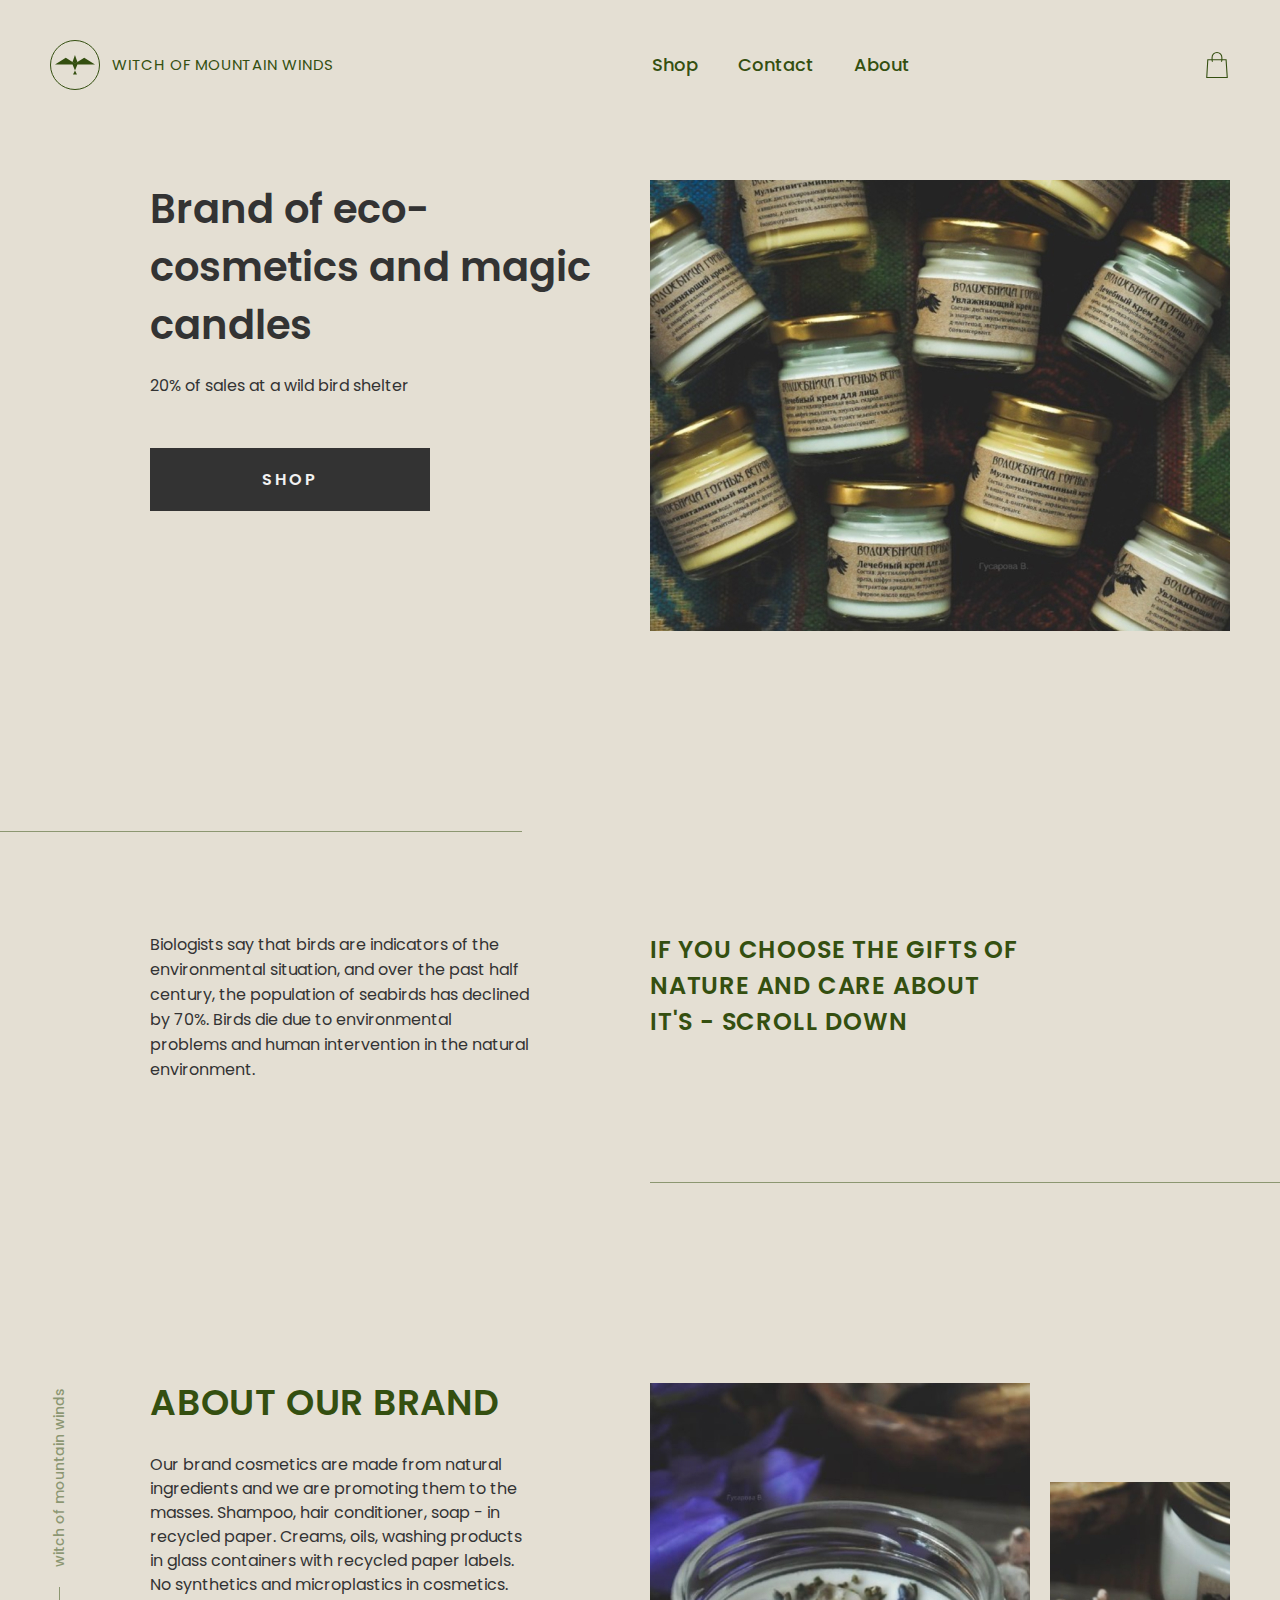
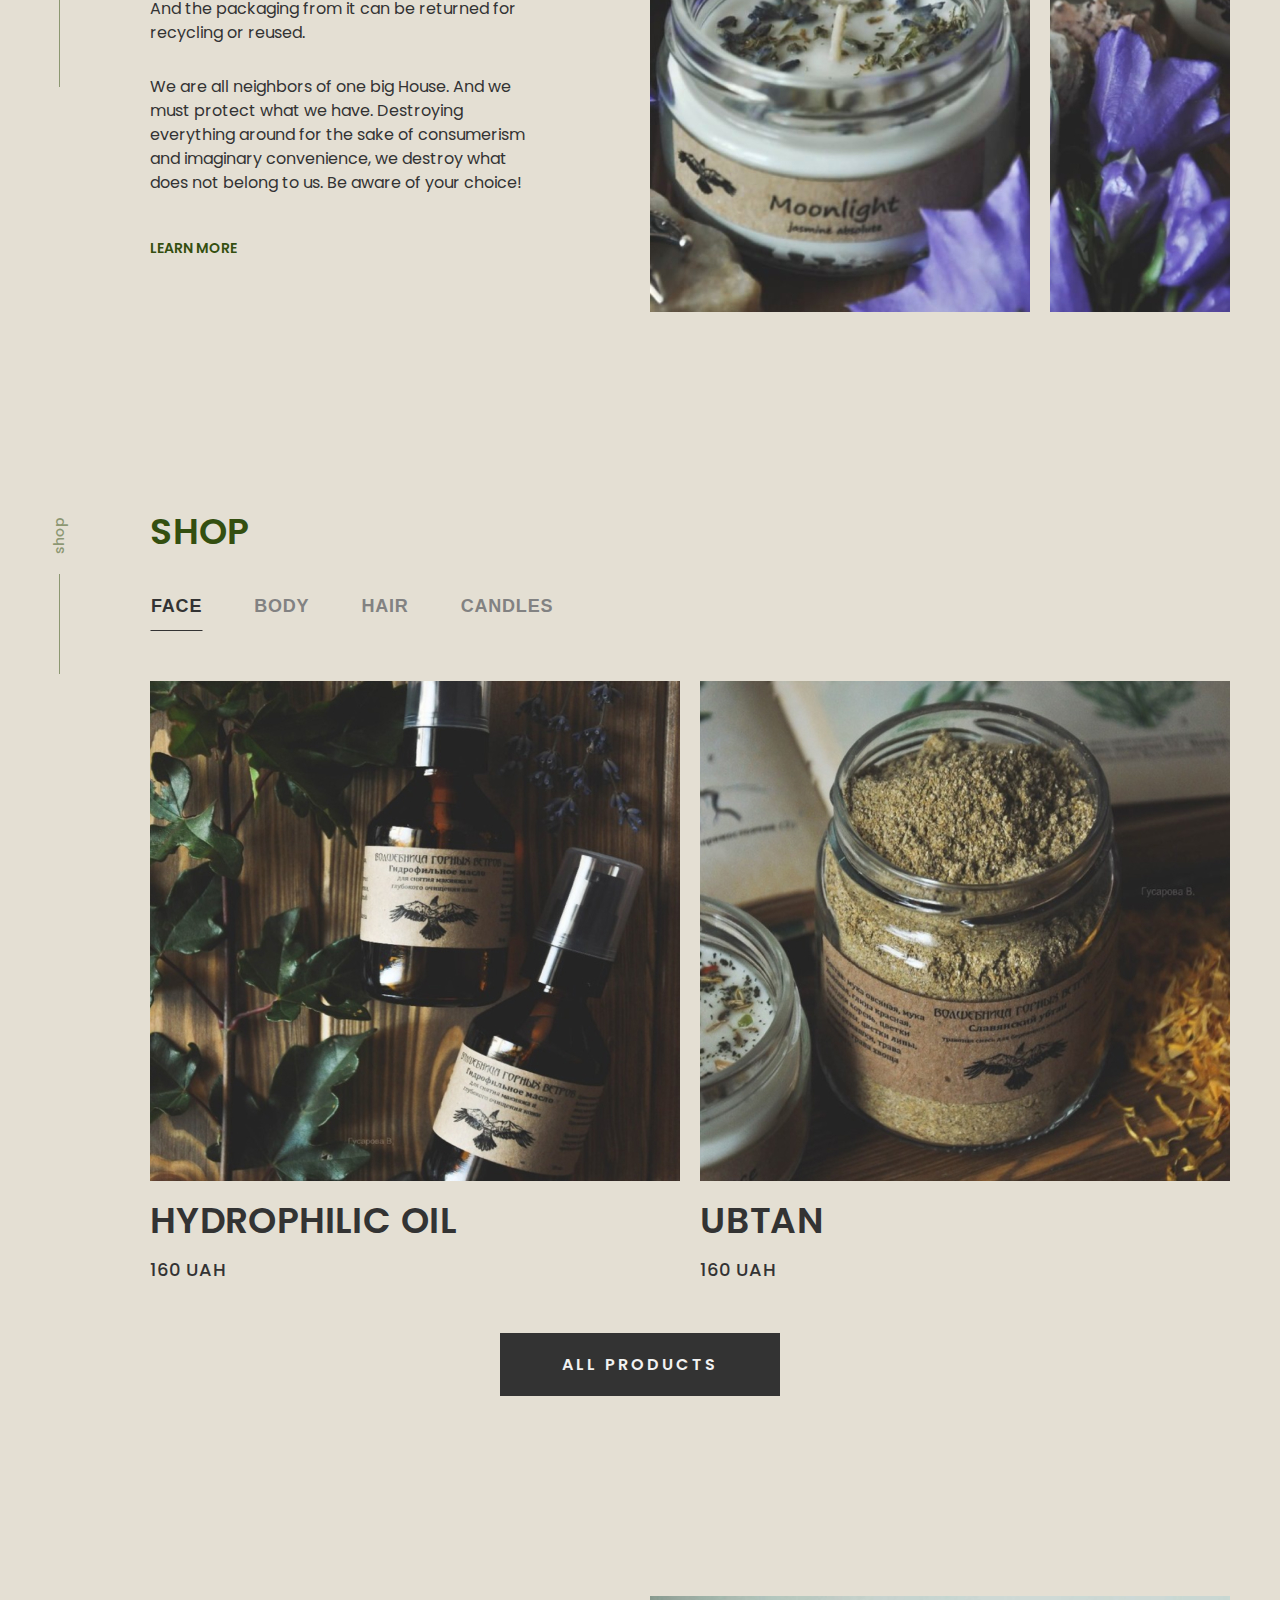
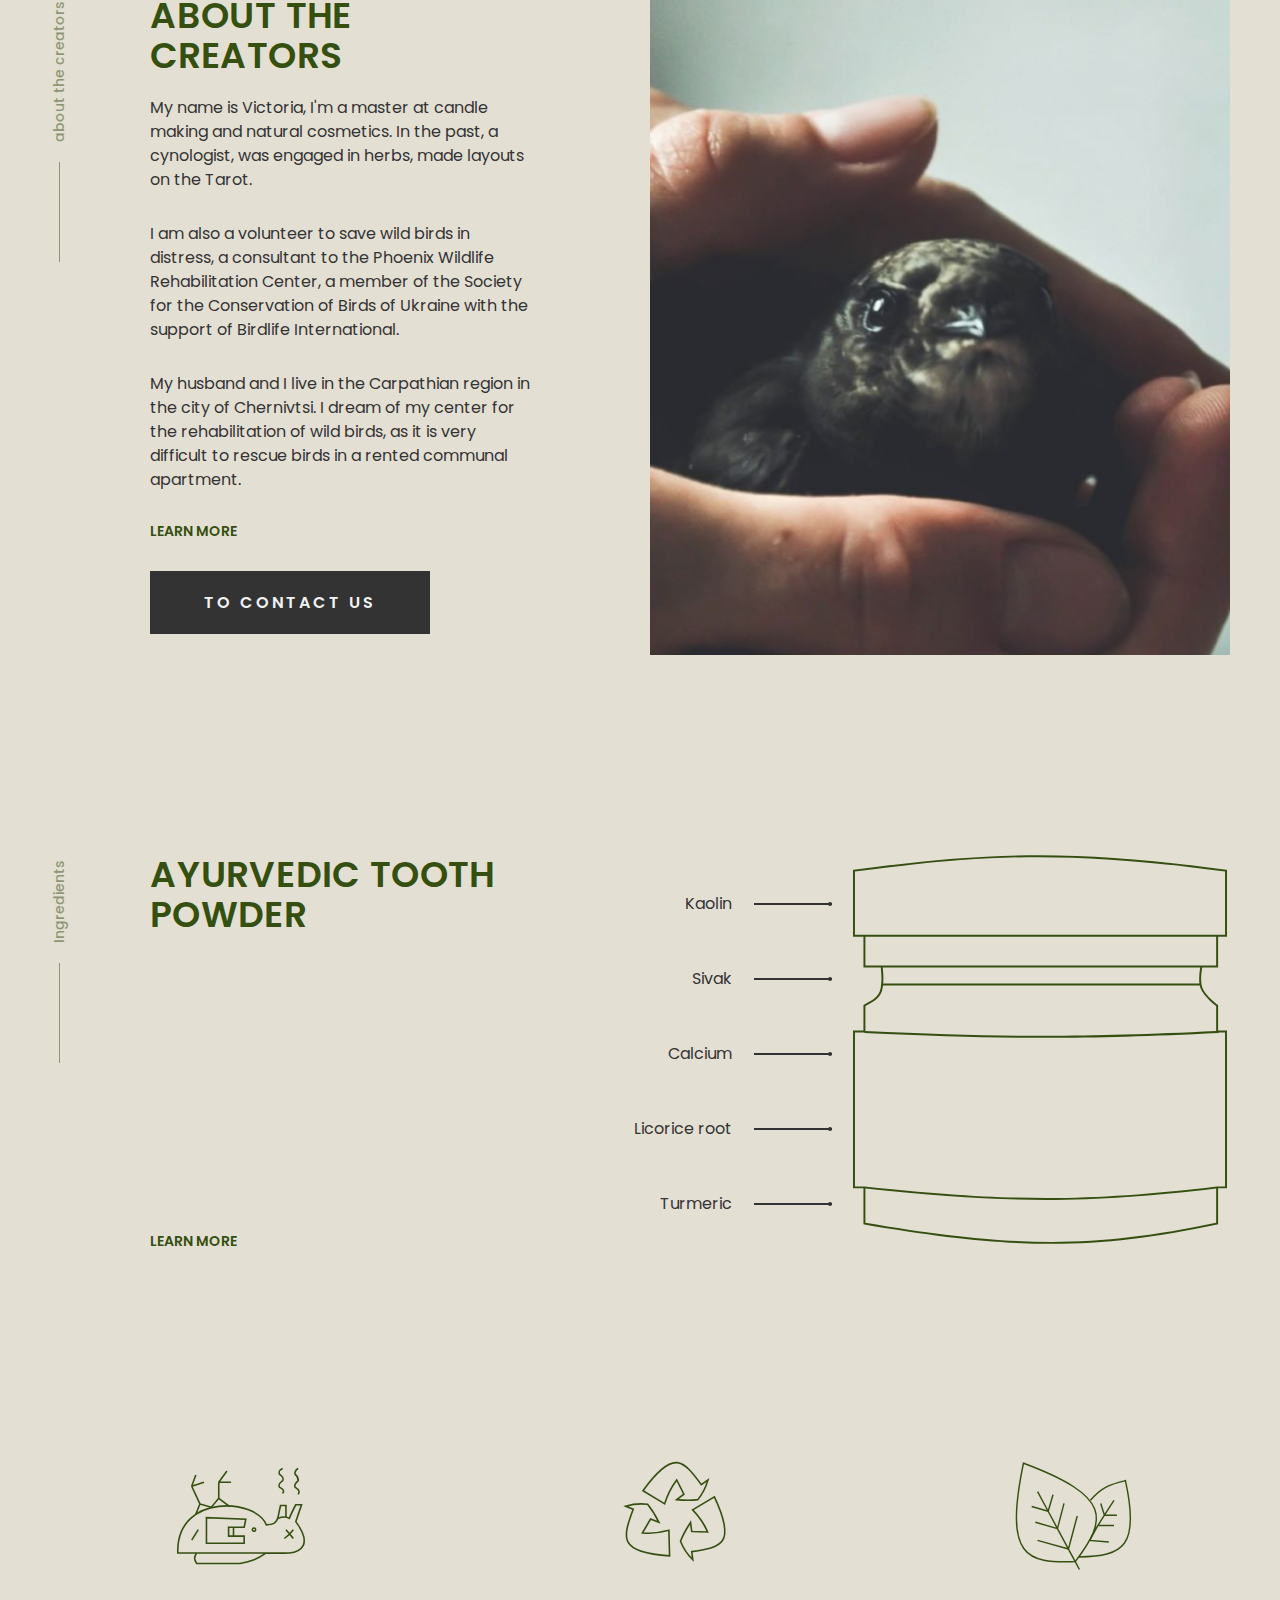
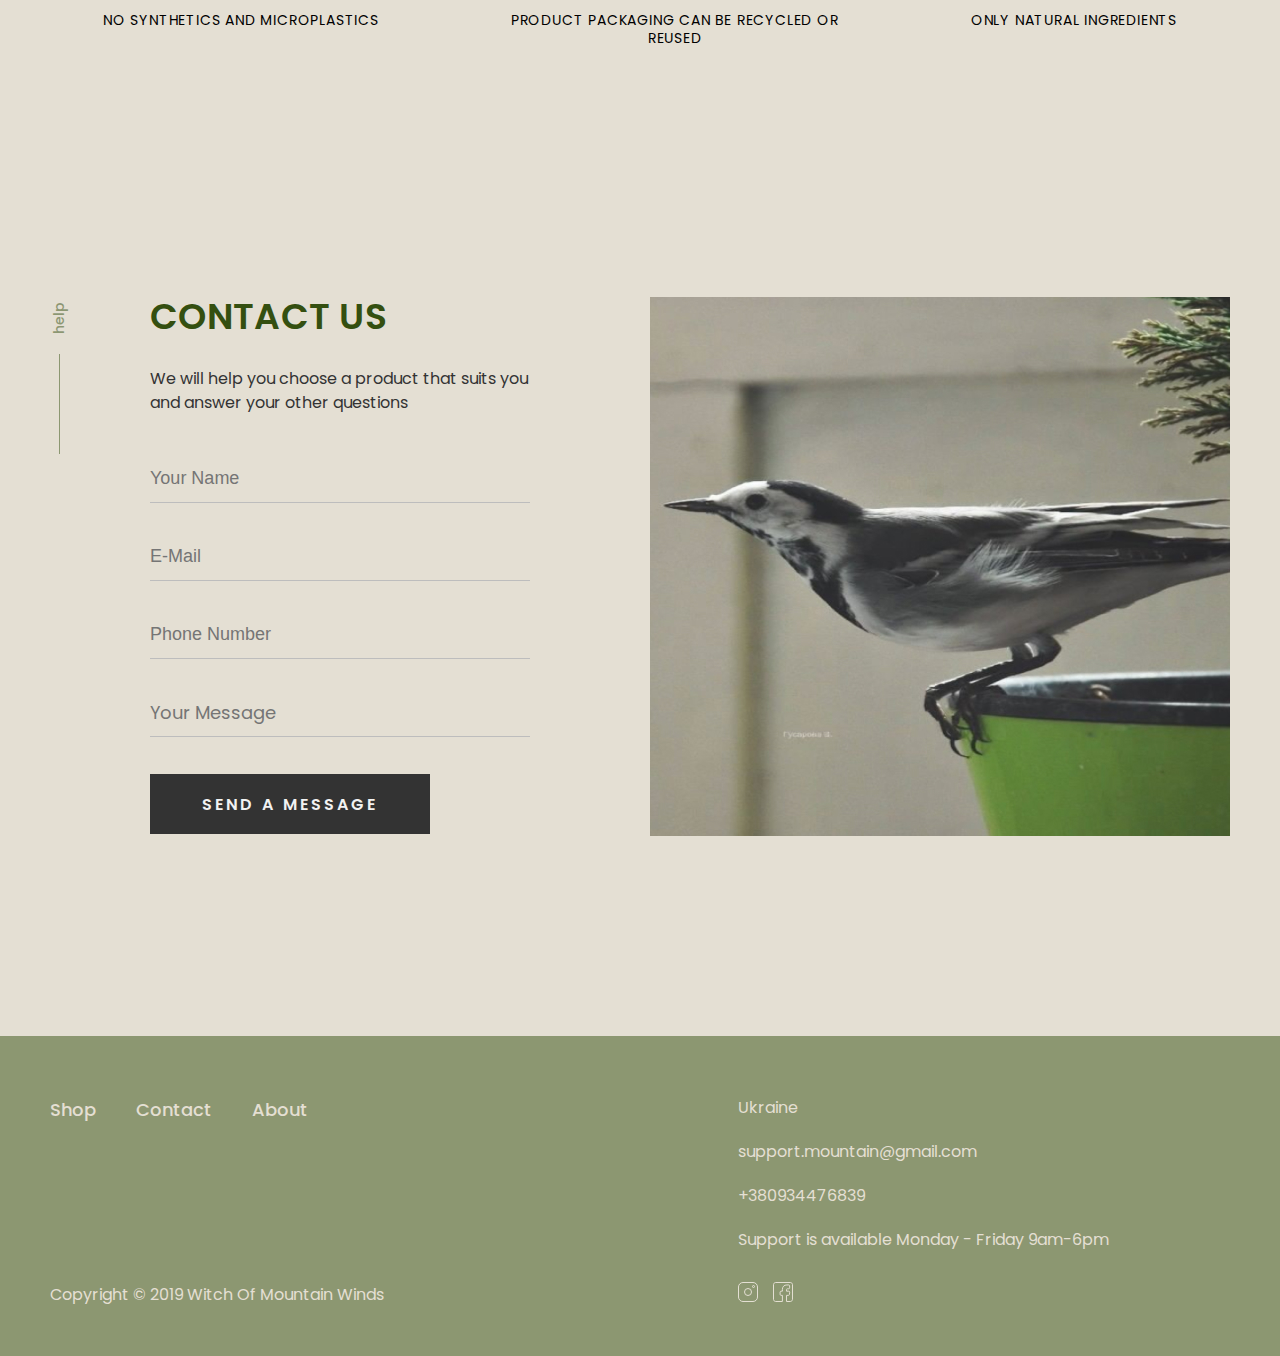
<file: index.html>
<!DOCTYPE html><html lang="en" class="page"><head><meta charset="UTF-8"><meta name="viewport" content="width=device-width, initial-scale=1.0"><link rel="preconnect" href="https://fonts.googleapis.com"><link rel="preconnect" href="https://fonts.gstatic.com" crossorigin="anonymous"><link href="https://fonts.googleapis.com/css2?family=Poppins:wght@400;500;600&display=swap" rel="stylesheet"><link rel="shortcut icon" href="favicon.6074436a.svg" type="image/x-icon"><title>Witch of mountain winds</title><link rel="stylesheet" href="main.3908fb53.css"></head><body class="page__body"> <header class="header"> <div class="container"> <nav class="nav page__nav-section"> <div class="nav__grid-top"> <a href="#menu" class="icon icon--menu"></a> <a href="#home" class="icon icon--logo"></a> <a href="#home" class="nav__logo-text"> witch of mountain winds </a> <div class="nav__container"> <a href="#shop" class="nav__link page__link">Shop</a> <a href="#contact-us" class="nav__link page__link">Contact</a> <a href="#about-us" class="nav__link page__link">About</a> </div> <a href="#home" class="icon icon--shop"></a> </div> </nav> </div> <div class="container page__outside-section"> <div class="grid"> <div class="grid__item grid__item--mobile-1-2 grid__item--tablet-1-6 grid__item--desktop-7-12 header__image-order-1"> <div class="header__image--container"> <div class="header__image"></div> </div> </div> <div class="grid__item grid__item--mobile-1-2 grid__item--tablet-2-5 grid__item--desktop-2-6"> <h1 class="header__title"> Brand of eco-cosmetics and magic candles </h1> <p class="header__description page__simple-text"> 20% of sales at a wild bird shelter </p> <div class="button"> <a href="#shop" class="button__link"> shop </a> </div> </div> </div> </div> <div class="menu page__menu" id="menu"> <div class="container"> <a href="#" class="icon icon--cross"></a> <div class="menu__container"> <a href="#shop" class="menu__link page__link">Shop</a> <a href="#contact-us" class="menu__link page__link">Contact</a> <a href="#about-us" class="menu__link page__link">About</a> </div> </div> </div> </header> <main class="main"> <div class="grid"> <div class="page__aboveline grid__item--desktop-1-5"></div> </div> <section class="slogan page__outside-section"> <div class="container"> <div class="grid"> <article class="grid__item grid__item--desktop-2-5 grid__item--tablet-1-6 grid__item--mobile-1-2"> <p class="slogan__paragraph page__simple-text"> Biologists say that birds are indicators of the environmental situation, and over the past half century, the population of seabirds has declined by 70%. Birds die due to environmental problems and human intervention in the natural environment. </p> </article> <div class="grid__item grid__item--desktop-7-10 grid__item--tablet-1-6 grid__item--mobile-1-2"> <h2 class="slogan__title-text page__title-text"> if you choose the gifts of <br> nature and care about <br> it's - scroll down </h2> </div> </div> </div> </section> <div class="grid"> <div class="page__underline grid__item--desktop-7-12"></div> </div> <section class="about-us page__outside-section"> <div class="container"> <div class="grid"> <div class="grid__item grid__item--desktop-1-2"> <a href="#about-us" class="aside-paragraph"> witch of mountain winds </a> </div> <article class="grid__item grid__item--desktop-2-5 grid__item--tablet-1-3 grid__item--mobile-1-2"> <h2 id="about-us" class="about-us__title-text page__title-text"> about our brand </h2> <p class="about-us__paragraph page__simple-text"> Our brand cosmetics are made from natural ingredients and we are promoting them to the masses. Shampoo, hair conditioner, soap - in recycled paper. Creams, oils, washing products in glass containers with recycled paper labels. No synthetics and microplastics in cosmetics. And the packaging from it can be returned for recycling or reused. </p> <p class="about-us__paragraph2 page__simple-text"> We are all neighbors of one big House. And we must protect what we have. Destroying everything around for the sake of consumerism and imaginary convenience, we destroy what does not belong to us. Be aware of your choice! </p> <a href="#about-us" class="about-us__link page__link"> LEARN MORE </a> </article> <div class="grid__item grid__item--tablet-4-6 grid__item--desktop-7-10"> <div class="about-us__image"></div> </div> <div class="grid__item grid__item--desktop-11-12"> <div class="about-us__image-thin"></div> </div> </div> </div> </section> <section class="shop page__outside-section"> <div class="container"> <div class="grid"> <div class="grid__item grid__item--desktop-1-2"> <a href="#" class="aside-paragraph"> shop </a> </div> <div class="grid__item grid__item--desktop-2-6 grid__item--tablet-1-3 grid__item--mobile-1-2"> <h2 class="shop__title-text page__title-text" id="shop"> shop </h2> <div class="shop__link-container"> <button class="shop__link shop__link--is-active page__link" onclick="openCard(event, 'Face')"> face </button> <button class="shop__link page__link" onclick="openCard(event, 'Body')"> body </button> <button class="shop__link page__link" onclick="openCard(event, 'Hair')"> hair </button> <button class="shop__link page__link" onclick="openCard(event, 'Candles')"> candles </button> </div> </div> <article class="grid__item grid__item--desktop-2-12 grid__item--tablet-1-6 grid__item--mobile-1-2"> <div class="shop__container" id="face"> <div class="card"> <div class="card__img--container"> <img src="two-bottles.460fcea2.jpg" sizes="(max-width: 320px) 320px,
                        (max-width: 767px) 767px,
                        1280px" srcset="two-bottles-mob.57cd641f.jpg 320w,two-bottles-tablet.865cf304.jpg 768w,two-bottles.460fcea2.jpg 1280w" alt="Hydrophilic oil" class="card__img"> </div> <a href="Hydrophilic-oil.html" class="card__title page__title-text"> Hydrophilic oil </a> <p class="card__price"> 160 UAH </p> </div> <div class="card"> <div class="card__img--container"> <img src="scrab-jar.a2cdf911.jpg" sizes="(max-width: 320px) 320px, 1280px" srcset="scrub-jar-tablet.e621e44e.jpg 320w,scrab-jar.a2cdf911.jpg 1280w" alt="Hydrophilic oil" class="card__img"> </div> <a href="#ubtan" class="card__title page__title-text"> ubtan </a> <p class="card__price"> 160 UAH </p> </div> </div> </article> </div> <div class="button button--shop-center"> <a href="#shop" class="button__link"> all products </a> </div> </div> </section> <div class="menu page__menu" id="card"> <div class="container"> <a href="#" class="icon icon--cross"></a> <div class="menu__container"> <a href="index.html" class="aside-paragraph aside-paragraph--oil"> go back </a> <section class="shop page__outside-section page__outside-section--oil"> <div class="container"> <article class="shop__container shop__container--oil"> <div class="card card--Hydrophilic-oil"> <img src="two-bottles.460fcea2.jpg" sizes="(max-width: 320px) 320px,
                      (max-width: 767px) 767px,
                      1280px" srcset="two-bottles-mob.57cd641f.jpg 320w,two-bottles-tablet.865cf304.jpg 768w,two-bottles.460fcea2.jpg 1280w" alt="Hydrophilic oil" class="card__img card__img--oil"> </div> <div class="card__description-container"> <a href="#" class="card__title page__title-text card__title--Hydrophilic-oil"> Hydrophilic oil </a> <p class="card__price--Hydrophilic-oil"> 160 UAH </p> <p class="card__price card__weight--Hydrophilic-oil"> 150 G </p> </div> <div class="button button--shop-center button--Hydrophilic-oil"> <a href="#shop" class="button__link"> add to bag </a> </div> <p> Ingredients: cocosulfate, aloe hydrolate, sweet almond oil, wheat proteins, chamomile grass, lavender essential oil. </p> <p> Application: foam the shampoo in your hands and apply foam on the hair or draw a block over wet hair, foam, massage, rinse, apply balm or conditioner. </p> </article> </div> </section> </div> </div> </div> <section class="creators page__outside-section"> <div class="container"> <div class="grid"> <div class="grid__item grid__item--desktop-1-2"> <a href="#about-creators" class="aside-paragraph"> about the creators </a> </div> <article class="grid__item grid__item--desktop-2-5 grid__item--tablet-1-3 grid__item--mobile-1-2"> <h2 id="about-creators" class="creators__title-text page__title-text"> about the creators </h2> <p class="creators__paragraph page__simple-text"> My name is Victoria, I'm a master at candle making and natural cosmetics. In the past, a cynologist, was engaged in herbs, made layouts on the Tarot. </p> <p class="creators__paragraph page__simple-text"> I am also a volunteer to save wild birds in distress, a consultant to the Phoenix Wildlife Rehabilitation Center, a member of the Society for the Conservation of Birds of Ukraine with the support of Birdlife International. </p> <p class="creators__paragraph2 page__simple-text"> My husband and I live in the Carpathian region in the city of Chernivtsi. I dream of my center for the rehabilitation of wild birds, as it is very difficult to rescue birds in a rented communal apartment. </p> <a href="#learn-more-creators" class="creators__link page__link"> LEARN MORE </a> <div class="button creators--button-left"> <a href="#contact-us" class="button__link"> to contact us </a> </div> </article> <div class="grid__item grid__item--tablet-4-6 grid__item--desktop-7-12"> <div class="creators__image"></div> </div> </div> </div> </section> <section class="tooth page__outside-section"> <div class="container"> <div class="grid"> <div class="grid__item grid__item--desktop-1-2"> <a href="#tooth-powder" class="aside-paragraph"> Ingredients </a> </div> <article class="grid__item grid__item--desktop-2-5 grid__item--tablet-1-3 grid__item--mobile-1-2"> <h2 id="tooth-powder" class="tooth__title-text page__title-text"> Ayurvedic Tooth Powder </h2> <a href="#learn-more-tooth" class="tooth__link page__link"> LEARN MORE </a> </article> <div class="grid__item grid__item--mobile-2-2 grid__item--tablet-4-6 grid__item--desktop-8-12"> <div class="tooth__image"> <ul class="tooth__ingredients-list"> <li class="tooth__item"> Kaolin </li> <li class="tooth__item"> Sivak </li> <li class="tooth__item"> Calcium </li> <li class="tooth__item"> Licorice root </li> <li class="tooth__item"> Turmeric </li> </ul> </div> </div> </div> </div> </section> <section class="about-product page__outside-section"> <div class="container"> <article class="about-product__container"> <div class="about-product__no-dangerous"> <div class="about-product__img about-product__img--duck"></div> <p class="about-product__description"> No synthetics and microplastics </p> </div> <div class="about-product__no-dangerous"> <div class="about-product__img about-product__img--recycle"></div> <p class="about-product__description"> product packaging can be recycled or reused </p> </div> <div class="about-product__no-dangerous"> <div class="about-product__img about-product__img--leaves"></div> <p class="about-product__description"> only natural ingredients </p> </div> </article> </div> </section> <section class="contact-us page__outside-section"> <div class="container"> <div class="grid"> <div class="grid__item grid__item--desktop-1-2"> <a href="#contact-us" class="aside-paragraph"> help </a> </div> <article class="grid__item grid__item--desktop-2-5 grid__item--tablet-1-3 grid__item--mobile-1-2"> <h2 class="contact-us__title-text page__title-text" id="contact-us"> contact us </h2> <p class="contact-us__paragraph page__simple-text"> We will help you choose a product that suits you and answer your other questions </p> <form action="#" method="post" name="contact-us" id="client-contact"> <label for="name"> <input type="text" id="name" name="fname" placeholder="your name" required class="contact-us__input"> </label> <label for="email"> <input type="email" id="email" name="email" placeholder="e-mail" required class="contact-us__input"> </label> <label for="tel"> <input type="tel" id="tel" name="tel" placeholder="phone number" pattern="[+]{1}[0-9]{12}" oninvalid="this.setCustomValidity('Please input the correct phone number with lenght of 11 digits, example: +12345678900')" class="contact-us__input contact-us__input--mrgn-mob" required> </label> <textarea name="message" placeholder="your message" class="contact-us__input contact-us__input--textarea" required></textarea> </form> <div class="button__container"> <button form="client-contact" type="submit" class="contact-us__button" id="submit-form"> send a message </button> </div> </article> <div class="grid__item grid__item--tablet-4-6 grid__item--desktop-7-12"> <div class="contact-us__image"></div> </div> </div> </div> </section> </main> <footer class="footer"> <div class="container"> <div class="grid"> <div class="grid__item grid__item--links"> <ul class="footer__list"> <li class="footer__list--item"> <a href="#shop" class="footer__link page__link footer__text"> Shop </a> </li> <li class="footer__list--item"> <a href="#contact-us" class="footer__link page__link footer__text"> Contact </a> </li> <li class="footer__list--item"> <a href="#about-us" class="footer__link page__link footer__text"> About </a> </li> </ul> </div> <div class="grid__item--copyright"> <div class="footer__copyright"> <p class="ooter__text--copyright"> <span class="footer__copyright--mob-none">Copyright</span> &copy; 2019 witch of mountain winds </p> </div> </div> <div class="grid__item--right-list"> <ul class="footer__list-right footer__text"> <li class="footer__link--mob"> Ukraine </li> <li class="footer__link--mob"> <a href="mailto:support.mountain@gmail.com" class="footer__contact-link"> support.mountain@gmail.com </a> </li> <li class="footer__link--mob"> <a href="tel:+380934476839" class="footer__contact-link"> +380934476839 </a> </li> <li> Support is available Monday - Friday 9am-6pm </li> </ul> </div> <div class="grid__item--social"> <div class="footer__img-container"> <a href="https://www.instagram.com/" target="_blank" class="footer__svg footer__svg--instagram footer__contact-link-social"></a> <a href="https://www.facebook.com/" target="_blank" class="footer__svg footer__svg--facebook footer__contact-link-social"></a> </div> </div> </div> </div> </footer> <script type="text/javascript" src="main.be2ee4da.js"></script> </body></html>
</file>
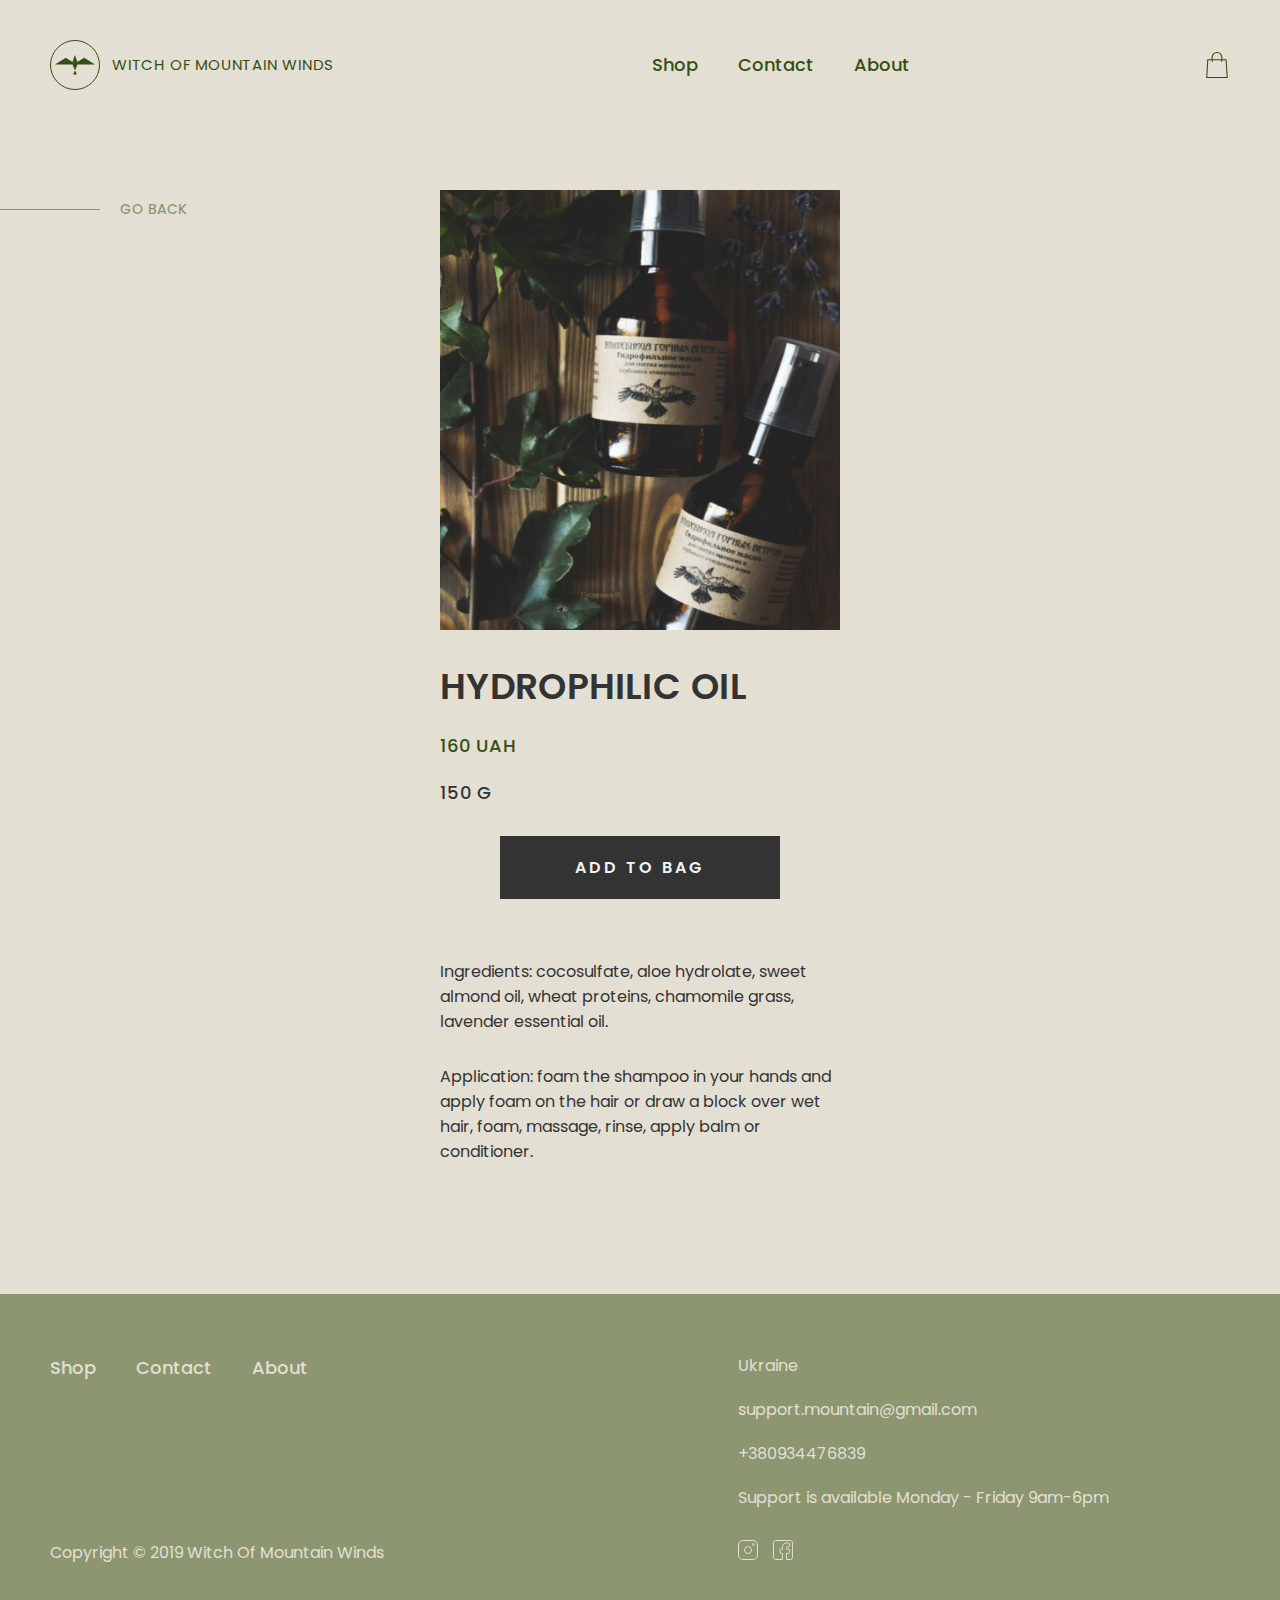
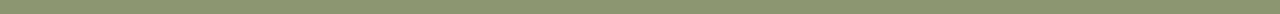
<file: Hydrophilic-oil.html>
<!DOCTYPE html><html lang="en" class="page"><head><meta charset="UTF-8"><meta name="viewport" content="width=device-width, initial-scale=1.0"><link rel="preconnect" href="https://fonts.googleapis.com"><link rel="preconnect" href="https://fonts.gstatic.com" crossorigin="anonymous"><link href="https://fonts.googleapis.com/css2?family=Poppins:wght@400;500;600&display=swap" rel="stylesheet"><link rel="shortcut icon" href="favicon.6074436a.svg" type="image/x-icon"><title>Witch of mountain winds</title><link rel="stylesheet" href="main.3908fb53.css"></head><body class="page__body"> <header class="header"> <div class="container"> <nav class="nav page__nav-section"> <div class="nav__grid-top"> <a href="#menu" class="icon icon--menu"></a> <a href="#home" class="icon icon--logo"></a> <a href="#home" class="nav__logo-text"> witch of mountain winds </a> <div class="nav__container"> <a href="#shop" class="nav__link page__link">Shop</a> <a href="#contact-us" class="nav__link page__link">Contact</a> <a href="#about-us" class="nav__link page__link">About</a> </div> <a href="#home" class="icon icon--shop"></a> </div> </nav> </div> <div class="menu page__menu" id="menu"> <div class="container"> <a href="#" class="icon icon--cross"></a> <div class="menu__container"> <a href="#shop" class="menu__link page__link">Shop</a> <a href="#contact-us" class="menu__link page__link">Contact</a> <a href="#about-us" class="menu__link page__link">About</a> </div> </div> </div> </header> <main class="main"> <a href="index.html" class="aside-paragraph aside-paragraph--oil"> go back </a> <section class="shop page__outside-section page__outside-section--oil"> <div class="container"> <article class="shop__container shop__container--oil"> <div class="card card--Hydrophilic-oil"> <img src="two-bottles.460fcea2.jpg" sizes="(max-width: 320px) 320px,
                  (max-width: 767px) 767px,
                  1280px" srcset="two-bottles-mob.57cd641f.jpg 320w,two-bottles-tablet.865cf304.jpg 768w,two-bottles.460fcea2.jpg 1280w" alt="Hydrophilic oil" class="card__img card__img--oil"> </div> <div class="card__description-container"> <a href="#" class="card__title page__title-text card__title--Hydrophilic-oil"> Hydrophilic oil </a> <p class="card__price--Hydrophilic-oil"> 160 UAH </p> <p class="card__price card__weight--Hydrophilic-oil"> 150 G </p> </div> <div class="button button--shop-center button--Hydrophilic-oil"> <a href="#shop" class="button__link"> add to bag </a> </div> <p> Ingredients: cocosulfate, aloe hydrolate, sweet almond oil, wheat proteins, chamomile grass, lavender essential oil. </p> <p> Application: foam the shampoo in your hands and apply foam on the hair or draw a block over wet hair, foam, massage, rinse, apply balm or conditioner. </p> </article> </div> </section> </main> <footer class="footer"> <div class="container"> <div class="grid"> <div class="grid__item grid__item--links"> <ul class="footer__list"> <li class="footer__list--item"> <a href="#shop" class="footer__link page__link footer__text"> Shop </a> </li> <li class="footer__list--item"> <a href="#contact-us" class="footer__link page__link footer__text"> Contact </a> </li> <li class="footer__list--item"> <a href="#about-us" class="footer__link page__link footer__text"> About </a> </li> </ul> </div> <div class="grid__item--copyright"> <div class="footer__copyright"> <p class="ooter__text--copyright"> <span class="footer__copyright--mob-none">Copyright</span> &copy; 2019 witch of mountain winds </p> </div> </div> <div class="grid__item--right-list"> <ul class="footer__list-right footer__text"> <li class="footer__link--mob"> Ukraine </li> <li class="footer__link--mob"> <a href="mailto:support.mountain@gmail.com" class="footer__contact-link"> support.mountain@gmail.com </a> </li> <li class="footer__link--mob"> <a href="tel:+380934476839" class="footer__contact-link"> +380934476839 </a> </li> <li> Support is available Monday - Friday 9am-6pm </li> </ul> </div> <div class="grid__item--social"> <div class="footer__img-container"> <a href="https://www.instagram.com/" target="_blank" class="footer__svg footer__svg--instagram footer__contact-link-social"></a> <a href="https://www.facebook.com/" target="_blank" class="footer__svg footer__svg--facebook footer__contact-link-social"></a> </div> </div> </div> </div> </footer> <script type="text/javascript" src="main.be2ee4da.js"></script> </body></html>
</file>
<file: main.3908fb53.css>
*{box-sizing:border-box}a,body,h1,h2,h3,li,p,ul{margin:0;padding:0;text-decoration:none;list-style:none}.page{font-family:Poppins,sans-serif;font-weight:400;scroll-behavior:smooth}.page__body{margin:0 auto;background-color:#e4dfd3;color:#333}.page__body--with-menu{overflow:hidden}@media (min-width:320px){.page__nav-section{margin-bottom:20px}}@media (min-width:768px){.page__nav-section{margin-bottom:30px}}@media (min-width:1024px){.page__nav-section{margin-bottom:90px}}@media (min-width:1024px){.page__inside-section{margin-bottom:100px 0}}@media (min-width:320px){.page__outside-section{margin-bottom:100px}}@media (min-width:768px){.page__outside-section{margin-bottom:130px}}@media (min-width:1024px){.page__outside-section{margin-bottom:200px}}@media (min-width:320px){.page__outside-section--oil{margin:100px 0}}@media (min-width:768px){.page__outside-section--oil{margin-bottom:130px}}@media (min-width:320px){.page__underline{display:none}}@media (min-width:1024px){.page__underline{display:block;margin-top:100px;margin-bottom:200px;height:1px;background-color:rgba(52,79,16,.5)}}@media (min-width:320px){.page__aboveline{display:none}}@media (min-width:1024px){.page__aboveline{display:block;margin-bottom:100px;height:1px;background-color:rgba(52,79,16,.5)}}.page__simple-text{margin-bottom:20px;font-size:14px;font-weight:400px;line-height:21px}@media (min-width:768px){.page__simple-text{font-size:16px;line-height:24px}}@media (min-width:1024px){.page__simple-text{margin-bottom:30px}}.page__title-text{margin-bottom:10px;font-size:24px;font-weight:600;line-height:36px;letter-spacing:.8px;color:#344f10;text-transform:uppercase;text-align:left}@media (min-width:1024px){.page__title-text{margin-bottom:30px;font-size:36px;line-height:40px}}.page__link{font-size:18px;font-weight:600;line-height:27px;color:#344f10;padding:10px 0;text-transform:uppercase;transition-duration:.35s;border-bottom:1px solid transparent}.page__link:hover{border-bottom:1px solid #344f10}.page__menu{position:fixed;z-index:2;height:100%;top:0;transform:translateX(-100%);transition:transform .35s}.page__menu:target{transform:translateX(0)}.container{width:100%;padding:0 20px}@media (min-width:768px){.container{padding:0 30px}}@media (min-width:1024px){.container{padding:0 50px}}@media (min-width:1440px){.container{padding:0 130px}}@media (min-width:320px){.grid{display:grid;grid-template-columns:repeat(2,1fr);column-gap:20px}.grid__item--mobile-1-1{grid-column:1/2}.grid__item--mobile-1-2{grid-column:1/3}.grid__item--mobile-2-2{grid-column:2/3}}@media (min-width:320px) and (min-width:320px){.grid__item--links{grid-column:1/2}}@media (min-width:320px) and (min-width:320px){.grid__item--social{grid-column:1/2;order:1}}@media (min-width:320px) and (min-width:320px){.grid__item--copyright{grid-column:1/4;order:3}}@media (min-width:320px) and (min-width:320px){.grid__item--right-list{grid-column:1/4;order:2}}@media (min-width:768px){.grid{display:grid;grid-template-columns:repeat(6,1fr);column-gap:30px}}@media (min-width:768px) and (min-width:768px){.grid__item--tablet-1-1{grid-column:1/2}}@media (min-width:768px) and (min-width:768px){.grid__item--tablet-1-2{grid-column:1/3}}@media (min-width:768px) and (min-width:768px){.grid__item--tablet-1-3{grid-column:1/4}}@media (min-width:768px) and (min-width:768px){.grid__item--tablet-1-4{grid-column:1/5}}@media (min-width:768px) and (min-width:768px){.grid__item--tablet-1-5{grid-column:1/6}}@media (min-width:768px) and (min-width:768px){.grid__item--tablet-1-6{grid-column:1/7}}@media (min-width:768px) and (min-width:768px){.grid__item--tablet-2-2{grid-column:2/3}}@media (min-width:768px) and (min-width:768px){.grid__item--tablet-2-3{grid-column:2/4}}@media (min-width:768px) and (min-width:768px){.grid__item--tablet-2-4{grid-column:2/5}}@media (min-width:768px) and (min-width:768px){.grid__item--tablet-2-5{grid-column:2/6}}@media (min-width:768px) and (min-width:768px){.grid__item--tablet-2-6{grid-column:2/7}}@media (min-width:768px) and (min-width:768px){.grid__item--tablet-3-3{grid-column:3/4}}@media (min-width:768px) and (min-width:768px){.grid__item--tablet-3-4{grid-column:3/5}}@media (min-width:768px) and (min-width:768px){.grid__item--tablet-3-5{grid-column:3/6}}@media (min-width:768px) and (min-width:768px){.grid__item--tablet-3-6{grid-column:3/7}}@media (min-width:768px) and (min-width:768px){.grid__item--tablet-4-4{grid-column:4/5}}@media (min-width:768px) and (min-width:768px){.grid__item--tablet-4-5{grid-column:4/6}}@media (min-width:768px) and (min-width:768px){.grid__item--tablet-4-6{grid-column:4/7}}@media (min-width:768px) and (min-width:768px){.grid__item--tablet-5-5{grid-column:5/6}}@media (min-width:768px) and (min-width:768px){.grid__item--tablet-5-6{grid-column:5/7}}@media (min-width:768px) and (min-width:768px){.grid__item--tablet-6-6{grid-column:6/7}}@media (min-width:768px) and (min-width:768px){.grid__item--links{grid-column:1/3}}@media (min-width:768px) and (min-width:768px){.grid__item--social{grid-column:1/3;order:1}}@media (min-width:768px) and (min-width:768px){.grid__item--copyright{grid-column:1/7;order:2}}@media (min-width:768px) and (min-width:768px){.grid__item--right-list{grid-column:8/13;order:1}}@media (min-width:1024px){.grid{position:relative;display:grid;grid-template-columns:repeat(12,1fr);column-gap:20px}}@media (min-width:1024px) and (min-width:1024px){.grid__item--desktop-1-1{grid-column:1/2}}@media (min-width:1024px) and (min-width:1024px){.grid__item--desktop-1-2{grid-column:1/3}}@media (min-width:1024px) and (min-width:1024px){.grid__item--desktop-1-3{grid-column:1/4}}@media (min-width:1024px) and (min-width:1024px){.grid__item--desktop-1-4{grid-column:1/5}}@media (min-width:1024px) and (min-width:1024px){.grid__item--desktop-1-5{grid-column:1/6}}@media (min-width:1024px) and (min-width:1024px){.grid__item--desktop-1-6{grid-column:1/7}}@media (min-width:1024px) and (min-width:1024px){.grid__item--desktop-1-7{grid-column:1/8}}@media (min-width:1024px) and (min-width:1024px){.grid__item--desktop-1-8{grid-column:1/9}}@media (min-width:1024px) and (min-width:1024px){.grid__item--desktop-1-9{grid-column:1/10}}@media (min-width:1024px) and (min-width:1024px){.grid__item--desktop-1-10{grid-column:1/11}}@media (min-width:1024px) and (min-width:1024px){.grid__item--desktop-1-11{grid-column:1/12}}@media (min-width:1024px) and (min-width:1024px){.grid__item--desktop-1-12{grid-column:1/13}}@media (min-width:1024px) and (min-width:1024px){.grid__item--desktop-2-2{grid-column:2/3}}@media (min-width:1024px) and (min-width:1024px){.grid__item--desktop-2-3{grid-column:2/4}}@media (min-width:1024px) and (min-width:1024px){.grid__item--desktop-2-4{grid-column:2/5}}@media (min-width:1024px) and (min-width:1024px){.grid__item--desktop-2-5{grid-column:2/6}}@media (min-width:1024px) and (min-width:1024px){.grid__item--desktop-2-6{grid-column:2/7}}@media (min-width:1024px) and (min-width:1024px){.grid__item--desktop-2-7{grid-column:2/8}}@media (min-width:1024px) and (min-width:1024px){.grid__item--desktop-2-8{grid-column:2/9}}@media (min-width:1024px) and (min-width:1024px){.grid__item--desktop-2-9{grid-column:2/10}}@media (min-width:1024px) and (min-width:1024px){.grid__item--desktop-2-10{grid-column:2/11}}@media (min-width:1024px) and (min-width:1024px){.grid__item--desktop-2-11{grid-column:2/12}}@media (min-width:1024px) and (min-width:1024px){.grid__item--desktop-2-12{grid-column:2/13}}@media (min-width:1024px) and (min-width:1024px){.grid__item--desktop-3-3{grid-column:3/4}}@media (min-width:1024px) and (min-width:1024px){.grid__item--desktop-3-4{grid-column:3/5}}@media (min-width:1024px) and (min-width:1024px){.grid__item--desktop-3-5{grid-column:3/6}}@media (min-width:1024px) and (min-width:1024px){.grid__item--desktop-3-6{grid-column:3/7}}@media (min-width:1024px) and (min-width:1024px){.grid__item--desktop-3-7{grid-column:3/8}}@media (min-width:1024px) and (min-width:1024px){.grid__item--desktop-3-8{grid-column:3/9}}@media (min-width:1024px) and (min-width:1024px){.grid__item--desktop-3-9{grid-column:3/10}}@media (min-width:1024px) and (min-width:1024px){.grid__item--desktop-3-10{grid-column:3/11}}@media (min-width:1024px) and (min-width:1024px){.grid__item--desktop-3-11{grid-column:3/12}}@media (min-width:1024px) and (min-width:1024px){.grid__item--desktop-3-12{grid-column:3/13}}@media (min-width:1024px) and (min-width:1024px){.grid__item--desktop-4-4{grid-column:4/5}}@media (min-width:1024px) and (min-width:1024px){.grid__item--desktop-4-5{grid-column:4/6}}@media (min-width:1024px) and (min-width:1024px){.grid__item--desktop-4-6{grid-column:4/7}}@media (min-width:1024px) and (min-width:1024px){.grid__item--desktop-4-7{grid-column:4/8}}@media (min-width:1024px) and (min-width:1024px){.grid__item--desktop-4-8{grid-column:4/9}}@media (min-width:1024px) and (min-width:1024px){.grid__item--desktop-4-9{grid-column:4/10}}@media (min-width:1024px) and (min-width:1024px){.grid__item--desktop-4-10{grid-column:4/11}}@media (min-width:1024px) and (min-width:1024px){.grid__item--desktop-4-11{grid-column:4/12}}@media (min-width:1024px) and (min-width:1024px){.grid__item--desktop-4-12{grid-column:4/13}}@media (min-width:1024px) and (min-width:1024px){.grid__item--desktop-5-5{grid-column:5/6}}@media (min-width:1024px) and (min-width:1024px){.grid__item--desktop-5-6{grid-column:5/7}}@media (min-width:1024px) and (min-width:1024px){.grid__item--desktop-5-7{grid-column:5/8}}@media (min-width:1024px) and (min-width:1024px){.grid__item--desktop-5-8{grid-column:5/9}}@media (min-width:1024px) and (min-width:1024px){.grid__item--desktop-5-9{grid-column:5/10}}@media (min-width:1024px) and (min-width:1024px){.grid__item--desktop-5-10{grid-column:5/11}}@media (min-width:1024px) and (min-width:1024px){.grid__item--desktop-5-11{grid-column:5/12}}@media (min-width:1024px) and (min-width:1024px){.grid__item--desktop-5-12{grid-column:5/13}}@media (min-width:1024px) and (min-width:1024px){.grid__item--desktop-6-6{grid-column:6/7}}@media (min-width:1024px) and (min-width:1024px){.grid__item--desktop-6-7{grid-column:6/8}}@media (min-width:1024px) and (min-width:1024px){.grid__item--desktop-6-8{grid-column:6/9}}@media (min-width:1024px) and (min-width:1024px){.grid__item--desktop-6-9{grid-column:6/10}}@media (min-width:1024px) and (min-width:1024px){.grid__item--desktop-6-10{grid-column:6/11}}@media (min-width:1024px) and (min-width:1024px){.grid__item--desktop-6-11{grid-column:6/12}}@media (min-width:1024px) and (min-width:1024px){.grid__item--desktop-6-12{grid-column:6/13}}@media (min-width:1024px) and (min-width:1024px){.grid__item--desktop-7-7{grid-column:7/8}}@media (min-width:1024px) and (min-width:1024px){.grid__item--desktop-7-8{grid-column:7/9}}@media (min-width:1024px) and (min-width:1024px){.grid__item--desktop-7-9{grid-column:7/10}}@media (min-width:1024px) and (min-width:1024px){.grid__item--desktop-7-10{grid-column:7/11}}@media (min-width:1024px) and (min-width:1024px){.grid__item--desktop-7-11{grid-column:7/12}}@media (min-width:1024px) and (min-width:1024px){.grid__item--desktop-7-12{grid-column:7/13}}@media (min-width:1024px) and (min-width:1024px){.grid__item--desktop-8-8{grid-column:8/9}}@media (min-width:1024px) and (min-width:1024px){.grid__item--desktop-8-9{grid-column:8/10}}@media (min-width:1024px) and (min-width:1024px){.grid__item--desktop-8-10{grid-column:8/11}}@media (min-width:1024px) and (min-width:1024px){.grid__item--desktop-8-11{grid-column:8/12}}@media (min-width:1024px) and (min-width:1024px){.grid__item--desktop-8-12{grid-column:8/13}}@media (min-width:1024px) and (min-width:1024px){.grid__item--desktop-9-9{grid-column:9/10}}@media (min-width:1024px) and (min-width:1024px){.grid__item--desktop-9-10{grid-column:9/11}}@media (min-width:1024px) and (min-width:1024px){.grid__item--desktop-9-11{grid-column:9/12}}@media (min-width:1024px) and (min-width:1024px){.grid__item--desktop-9-12{grid-column:9/13}}@media (min-width:1024px) and (min-width:1024px){.grid__item--desktop-10-10{grid-column:10/11}}@media (min-width:1024px) and (min-width:1024px){.grid__item--desktop-10-11{grid-column:10/12}}@media (min-width:1024px) and (min-width:1024px){.grid__item--desktop-10-12{grid-column:10/13}}@media (min-width:1024px) and (min-width:1024px){.grid__item--desktop-11-11{grid-column:11/12}}@media (min-width:1024px) and (min-width:1024px){.grid__item--desktop-11-12{grid-column:11/13}}@media (min-width:1024px) and (min-width:1024px){.grid__item--desktop-12-12{grid-column:12/13}}@media (min-width:1024px) and (min-width:1024px){.grid__item--links{grid-column:1/6}}@media (min-width:1024px) and (min-width:1024px){.grid__item--copyright{grid-column:1/7;order:2}}@media (min-width:1024px) and (min-width:1024px){.grid__item--right-list{grid-column:8/14;order:1}}@media (min-width:1024px) and (min-width:1024px){.grid__item--social{grid-column:8/13;order:2}}.menu{padding-top:15px;width:100%;background-color:#333}@media (min-width:768px){.menu{padding-top:20px}}@media (min-width:1024px){.menu{display:none}}.menu__container{display:flex;flex-direction:column;margin-top:140px;width:100%;gap:30px;text-align:center}@media (min-width:768px){.menu__container{gap:50px}}.menu__link{color:#e4dfd3;width:100%}.menu__link:hover{border-bottom:1px solid #e4dfd3}.header{padding-top:15px}@media (min-width:768px){.header{padding-top:20px}}@media (min-width:1024px){.header{padding-top:40px}}.header__title{margin-bottom:10px;font-size:24px;font-weight:600;line-height:31px;text-align:center}@media (min-width:768px){.header__title{margin-top:0;font-size:36px;font-weight:600;line-height:54px}}@media (min-width:1024px){.header__title{margin-bottom:20px;font-size:40px;font-weight:600;line-height:58px;text-align:left}}@media (min-width:1440px){.header__title{margin-bottom:30px;font-size:60px;font-weight:600;line-height:78px}}.header__description{font-size:16px;line-height:24px;font-weight:400;margin-bottom:30px;text-align:center}@media (min-width:1024px){.header__description{margin-bottom:50px;text-align:left}}.header__image{position:absolute;left:0;width:100%;height:267px;background-image:url(many-jars.0a309a50.jpg);background-position:50%;background-size:cover;background-repeat:no-repeat}@media (min-width:768px){.header__image{position:relative;height:500px;background-image:url(many-jars.b4b4f797.jpg)}}@media (min-width:1024px){.header__image{height:451px;background-image:url(many-jars.d656ce71.jpg)}}@media (min-width:1024px){.header__image-order-1{order:1}}.header__image--container{margin-bottom:25px;width:100%;height:267px}@media (min-width:768px){.header__image--container{margin-bottom:50px;height:500px}}@media (min-width:1024px){.header__image--container{margin-bottom:0;height:451px}}.button{display:flex;text-align:center;justify-content:center}@media (min-width:1024px){.button{justify-content:left}}.button__link{display:flex;text-align:center;justify-content:center;padding:20px 0;width:280px;font-size:16px;font-weight:600;line-height:21px;letter-spacing:3px;color:#f2f2f2;text-transform:uppercase;background-color:#333;border:1px solid #333;transition:all .35s ease}@media (min-width:320px){.button__link{width:100%}}@media (min-width:768px){.button__link{width:280px}}.button__link:hover{background-color:#e4dfd3;color:#333;border:1px solid #333}.button__container{display:flex;justify-content:center;width:100%}@media (min-width:768px){.button__container{justify-content:flex-start}}.button--shop-center{justify-content:center}.button--Hydrophilic-oil{margin-bottom:30px}.icon{background-position:50%;background-size:contain;background-repeat:no-repeat;color:#344f10;width:20px;height:20px}@media (min-width:768px){.icon{width:26px;height:26px}}.icon--logo{background-image:url(logo-header.2d348f3e.svg)}@media (min-width:1024px){.icon--logo{width:50px;height:50px}}.icon--shop{background-image:url(shop.db5a6cc2.svg)}.icon--menu{background-image:url(Menu.b9300cdf.svg)}@media (min-width:1024px){.icon--menu{display:none}}.icon--cross{display:block;background-image:url(cross.7dcf7e70.svg)}@media (min-width:1024px){.icon--cross{display:none}}.nav__grid-top{display:grid;grid-template-columns:24px 24px 24px;justify-content:space-between}@media (min-width:1024px){.nav__grid-top{display:grid;align-items:center;grid-template-columns:50px 1fr 1fr 26px}}.nav__logo-text{display:none}@media (min-width:1024px){.nav__logo-text{display:flex;align-items:center;margin-left:12px;text-transform:uppercase;font-size:15px;line-height:18px;letter-spacing:.8px;color:#344f10}}.nav__container{display:none}@media (min-width:1024px){.nav__container{display:flex;gap:40px}}.nav__link{display:flex;flex-direction:column;justify-content:center;padding:10px 0;font-weight:500;text-transform:none}@media (min-width:1024px){.slogan{margin-bottom:0}}.slogan__title-text{margin-bottom:0;font-size:18px;line-height:27px;text-align:left}@media (min-width:768px){.slogan__title-text{text-align:center}}@media (min-width:1024px){.slogan__title-text{font-size:24px;line-height:36px;text-align:left}}.slogan__paragraph{display:none}@media (min-width:1024px){.slogan__paragraph{display:contents;text-align:left}}.about-us{position:relative}.about-us__link{font-size:14px;line-height:18px}.about-us__paragraph2{display:none}@media (min-width:1024px){.about-us__paragraph2{display:block;margin-bottom:40px}}.about-us__image{display:none}@media (min-width:768px){.about-us__image{display:block;min-height:321px;background-image:url(candle.9d472da6.jpg);background-position:50%;background-size:cover;background-repeat:no-repeat}}@media (min-width:1024px){.about-us__image{display:block;min-height:529px;background-image:url(candle.9d472da6.jpg)}}.about-us__image-thin{display:none}@media (min-width:1024px){.about-us__image-thin{display:block;min-height:430px;margin-top:99px;background-image:url(thin-image.2faea5ac.jpg);background-position:50%;background-size:cover;background-repeat:no-repeat}}.aside-paragraph{display:none}@media (min-width:1024px){.aside-paragraph{display:flex;align-items:center;position:absolute;padding-right:5px;gap:20px;transform-origin:0 0;font-size:14px;font-weight:500;line-height:18px;color:rgba(52,79,16,.5);transform:rotate(-90deg) translateX(-100%)}.aside-paragraph:before{content:"";display:block;width:100px;border-bottom:1px solid rgba(52,79,16,.5)}}.aside-paragraph--oil{position:absolute;display:flex;align-items:center;padding-right:5px;gap:20px;top:70px;z-index:1;transform-origin:0 0;font-size:14px;font-weight:500;line-height:18px;text-transform:uppercase;color:rgba(52,79,16,.5);transform:rotate(0)}.aside-paragraph--oil:before{content:"";display:block;width:100px;border-bottom:1px solid rgba(52,79,16,.5)}@media (min-width:768px){.aside-paragraph--oil{top:100px}}@media (min-width:1024px){.aside-paragraph--oil{top:200px}}.shop__title-text{text-align:center}@media (min-width:768px){.shop__title-text{text-align:left}}.shop__link-container{display:flex;justify-content:space-between;gap:34px;margin-bottom:15px}@media (min-width:768px){.shop__link-container{margin-bottom:25px;justify-content:flex-start}}@media (min-width:1024px){.shop__link-container{margin-bottom:50px;gap:50px}}.shop__link{display:block;font-size:14px;font-weight:400;line-height:18px;letter-spacing:.8px;cursor:pointer;color:#828282;background:transparent;border:1px solid transparent}.shop__link--is-active,.shop__link:hover{color:#333;border-bottom:1px solid #333}@media (min-width:1024px){.shop__link{font-size:18px;font-weight:600;line-height:27px}}.shop__container{display:flex;flex-direction:column;gap:30px}@media (min-width:768px){.shop__container{flex-direction:row;gap:30px}}@media (min-width:1024px){.shop__container{gap:20px}}.shop__button{display:flex;justify-content:center}.shop__container--oil{display:flex;flex-direction:column;max-width:400px;gap:30px;margin:0 auto 50px}.card{cursor:pointer;width:100%;margin-bottom:30px;transition:transform .35s}.card:hover{transform:scale(1.05)}@media (min-width:768px){.card{margin-bottom:40px}}@media (min-width:1024px){.card{margin-bottom:50px}}.card--Hydrophilic-oil{margin-bottom:0}.card__img{position:absolute;left:0;width:100%;height:267px;object-fit:cover;object-position:center}@media (min-width:768px){.card__img{position:relative;height:300px}}@media (min-width:1024px){.card__img{height:500px}}.card__img--oil{position:inherit}@media (min-width:1024px){.card__img--oil{height:440px}}.card__img--container{width:100%;height:267px;margin-bottom:20px}@media (min-width:768px){.card__img--container{height:300px}}@media (min-width:1024px){.card__img--container{height:500px}}.card__title{display:inline-block;color:#333}.card__title,.card__title--Hydrophilic-oil{margin-bottom:15px}.card__price{color:#333}.card__price,.card__price--Hydrophilic-oil{font-size:18px;font-weight:500;line-height:27px;letter-spacing:.8px}.card__price--Hydrophilic-oil{margin-bottom:10px;color:#344f10}.card__price--Hydrophilic-oil:hover{transform:none}@media (min-width:1024px){.card__description-container{display:flex;flex-direction:column;gap:10px}}.creators{position:relative}.creators__title-text{margin-bottom:10px}@media (min-width:1024px){.creators__title-text{margin-bottom:20px}}.creators__link{display:block;width:max-content;font-size:14px;line-height:18px;margin-bottom:20px}.creators__paragraph2{display:none}@media (min-width:1024px){.creators__paragraph2{display:block;margin-bottom:20px}}.creators__image{display:none}@media (min-width:768px){.creators__image{display:block;height:445px;background-image:url(bird-hand.9649a9f4.jpg);background-position:50%;background-size:cover;background-repeat:no-repeat}}@media (min-width:1024px){.creators__image{display:block;height:659px;background-image:url(bird-hand.9649a9f4.jpg)}}@media (min-width:768px){.creators--button-left{justify-content:flex-start}}.tooth{overflow:hidden}.tooth,.tooth__item{position:relative}.tooth__title-text{margin-bottom:450px}@media (min-width:768px){.tooth__title-text{margin-bottom:287px}}.tooth__ingredients-list{position:relative;top:0;right:165px;display:inline-flex;flex-direction:column;text-align:end;gap:50px;padding-top:36px}@media (min-width:768px){.tooth__ingredients-list{right:216px}}.tooth__item:after{margin-left:20px;position:absolute;display:inline-block;content:"";border:.5px solid #333;width:32px;top:50%;transform:translateY(-50%)}@media (min-width:768px){.tooth__item:after{width:76px;right:-100px}}.tooth__item:before{position:absolute;display:inline-block;content:"";top:50%;right:-60%;transform:translateY(-50%);border:2.5px solid #333;border-radius:50%}@media (min-width:768px){.tooth__item:before{right:-100px;transform:translateY(-50%)}}.tooth__image{position:absolute;top:93px;right:-245px;height:390px;width:380px;background-image:url(tooth-powder.ace7f322.svg);background-position:50%;background-size:contain;background-repeat:no-repeat}@media (min-width:768px){.tooth__image{right:-74px;top:0;background-size:contain;background-image:url(tooth-powder.ace7f322.svg)}}@media (min-width:1024px){.tooth__image{right:0;background-image:url(tooth-powder.ace7f322.svg)}}.tooth__link{display:block;width:max-content;font-size:14px;line-height:18px}.about-product__container{display:flex;flex-wrap:wrap;justify-content:space-around}@media (min-width:768px){.about-product__container{flex-wrap:nowrap;justify-content:center}}@media (min-width:1024px){.about-product__container{justify-content:space-around}}.about-product__no-dangerous{display:flex;flex-direction:column;align-items:center;gap:40px;margin-bottom:50px}.about-product__img{height:110px;width:130px;background-repeat:no-repeat;background-position:50%;background-size:contain}.about-product__img--duck{background-image:url(dead-duck.7251de11.svg)}.about-product__img--recycle{background-image:url(recycle.e0cbf5b6.svg)}.about-product__img--leaves{background-image:url(leaves.c4ef7462.svg)}.about-product__description{max-width:380px;font-size:14px;font-weight:400;line-height:18px;letter-spacing:.8px;text-transform:uppercase;text-align:center;color:#000}.contact-us__title-text{margin-bottom:10px}@media (min-width:1024px){.contact-us__title-text{margin-bottom:30px}}.contact-us__paragraph{margin-bottom:20px;font-size:16px}@media (min-width:1024px){.contact-us__paragraph{margin-bottom:20px;margin-bottom:40px}}.contact-us__input{width:100%;margin-bottom:30px;padding:10px 0;color:#828282;outline-style:none;background-color:transparent;border:none;border-bottom:1px solid #bdbdbd}.contact-us__input::placeholder{text-transform:capitalize}.contact-us__input:focus{border-bottom:1px solid #333}.contact-us__input:focus:valid:required{color:#344f10;border-bottom:1px solid #344f10}.contact-us__input:focus:invalid:required{color:#eb5757;border-bottom:1px solid #eb5757}.contact-us__input:focus:required:invalid::placeholder{color:#eb5757}.contact-us__input:-webkit-autofill,.contact-us__input:-webkit-autofill:active,.contact-us__input:-webkit-autofill:focus,.contact-us__input:-webkit-autofill:hover{border-bottom:1px solid #344f10;-webkit-text-fill-color:#344f10;-webkit-box-shadow:0 0 0 1000px #e4dfd3 inset;transition:background-color 9999s ease-in-out 0s}@media (min-width:768px){.contact-us__input{margin-bottom:20px;padding:5px 0;font-size:14px;font-weight:500px;line-height:21px}}@media (min-width:1024px){.contact-us__input{margin-bottom:30px;padding:10px 0;font-size:18px;line-height:27px}}.contact-us__input--textarea{padding-bottom:0;overflow-y:scroll;max-height:200px;height:48px;resize:none;font-family:Poppins,sans-serif;overflow:hidden}.contact-us__input--mrgn-mob{margin-bottom:30px}@media (min-width:768px){.contact-us__input--mrgn-mob{margin-bottom:20px}}@media (min-width:1024px){.contact-us__input--mrgn-mob{margin-bottom:30px}}.contact-us__image{display:none}@media (min-width:768px){.contact-us__image{display:block;height:407px;background-image:url(bird-on-pot.57d2909f.jpg);background-position:0;background-size:cover;background-repeat:no-repeat}}@media (min-width:1024px){.contact-us__image{height:539px;background-image:url(bird-on-pot.cef44168.jpg)}}.contact-us__button{cursor:pointer;width:280px;height:60px;font-family:Poppins,sans-serif;font-size:16px;font-weight:600;line-height:21px;text-transform:uppercase;letter-spacing:3px;border:1px solid #333;background-color:#333;color:#f2f2f2;transition:all .35s ease}.contact-us__button:hover{background-color:#e4dfd3;color:#333;border:1px solid #333}.footer{color:#e4dfd3;background-color:rgba(52,79,16,.5)}@media (min-width:320px){.footer{min-height:468px;padding-top:29px}}@media (min-width:768px){.footer{min-height:265px;padding-top:29px}}@media (min-width:1024px){.footer{padding-top:60px;min-height:320px}}.footer__list{display:flex;flex-direction:column;flex-wrap:wrap;gap:10px;margin-bottom:20px}@media (min-width:768px){.footer__list{flex-direction:row;gap:15px}}@media (min-width:1024px){.footer__list{margin-bottom:0;gap:40px}}.footer__copyright--mob-none{display:none}@media (min-width:1024px){.footer__copyright--mob-none{display:inline-block}}@media (min-width:320px){.footer__copyright{text-align:center;text-transform:capitalize}}@media (min-width:768px){.footer__copyright{text-align:left}}@media (min-width:320px){.footer__text{font-size:18px;font-weight:500;line-height:27px}}@media (min-width:768px){.footer__text{font-size:14px;font-weight:400;line-height:21px}}@media (min-width:1024px){.footer__text{font-size:18px;font-weight:500;line-height:27px}}@media (min-width:320px){.footer__text--copyright{font-style:14px;font-weight:600;line-height:18px}}@media (min-width:768px){.footer__text--copyright{font-size:14px;font-weight:400;line-height:21px}}@media (min-width:1024px){.footer__text--copyright{font-size:18px;font-weight:500;line-height:27px}}.footer__link{padding:5px 0;color:#e4dfd3;text-transform:capitalize;border-bottom:1px solid transparent}.footer__link:hover{border-bottom:1px solid #e4dfd3}@media (min-width:768px){.footer__link{padding:10px 0}}.footer__contact-link{padding:5px 0;color:#e4dfd3;transition-duration:.35s;border-bottom:1px solid transparent}@media (min-width:768px){.footer__contact-link{padding:5px 0}}@media (min-width:1024px){.footer__contact-link{padding:10px 0}}.footer__contact-link:hover{border-bottom:1px solid #e4dfd3}.footer__list-right{display:flex;flex-direction:column;gap:10px;margin-bottom:40px;font-size:14px;font-weight:400;line-height:21px}@media (min-width:768px){.footer__list-right{margin-bottom:0}}@media (min-width:1024px){.footer__list-right{margin-bottom:30px;gap:20px;font-size:16px;font-weight:400;line-height:24px}}@media (min-width:320px){.footer__img-container{display:inline-flex;gap:20px;margin-bottom:40px}}@media (min-width:768px){.footer__img-container{gap:15px;margin-bottom:50px}}@media (min-width:1024px){.footer__img-container{margin-bottom:0}}.footer__svg{display:block;width:20px;height:20px;background-repeat:no-repeat;background-size:contain;transition:transform .35s}.footer__svg:hover{transform:scale(1.2)}.footer__svg--instagram{background-image:url(instagram.57141b33.svg)}.footer__svg--facebook{background-image:url(facebook.28d85f0c.svg)}
/*# sourceMappingURL=main.3908fb53.css.map */
</file>
